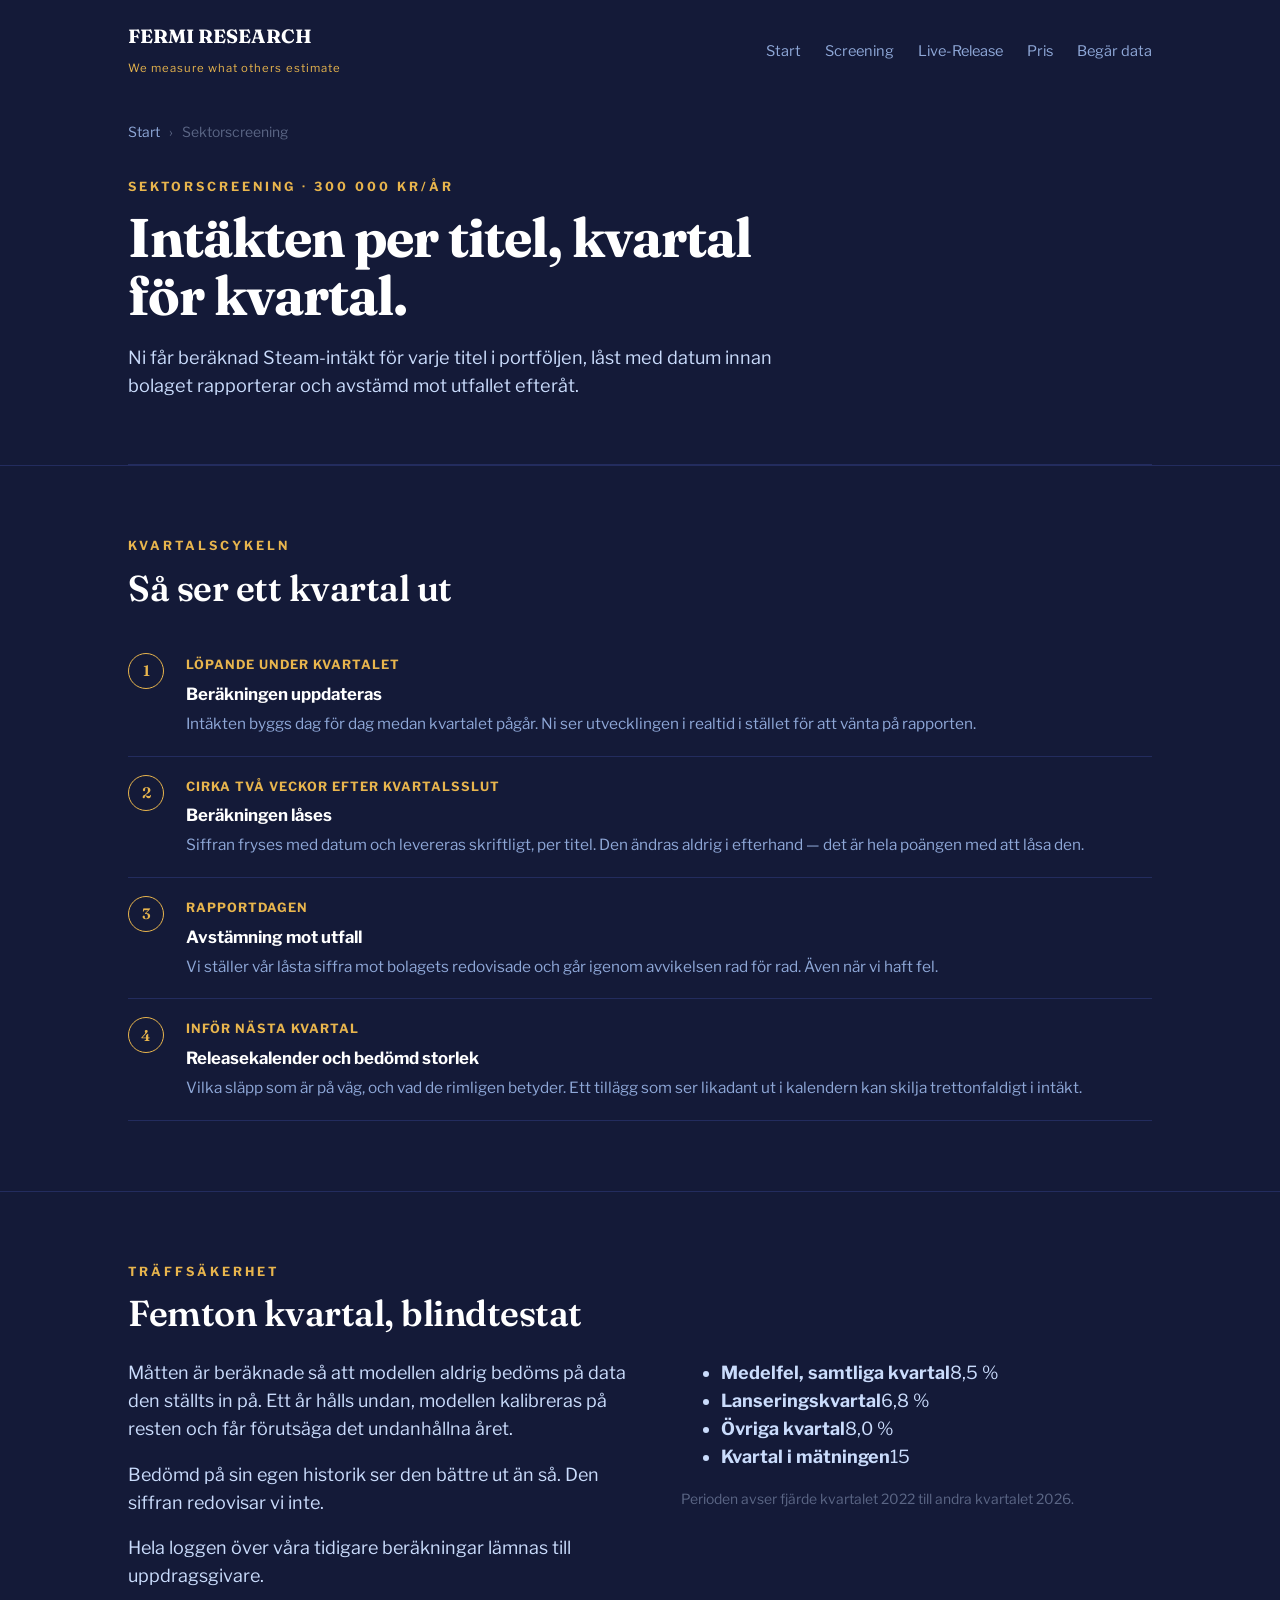
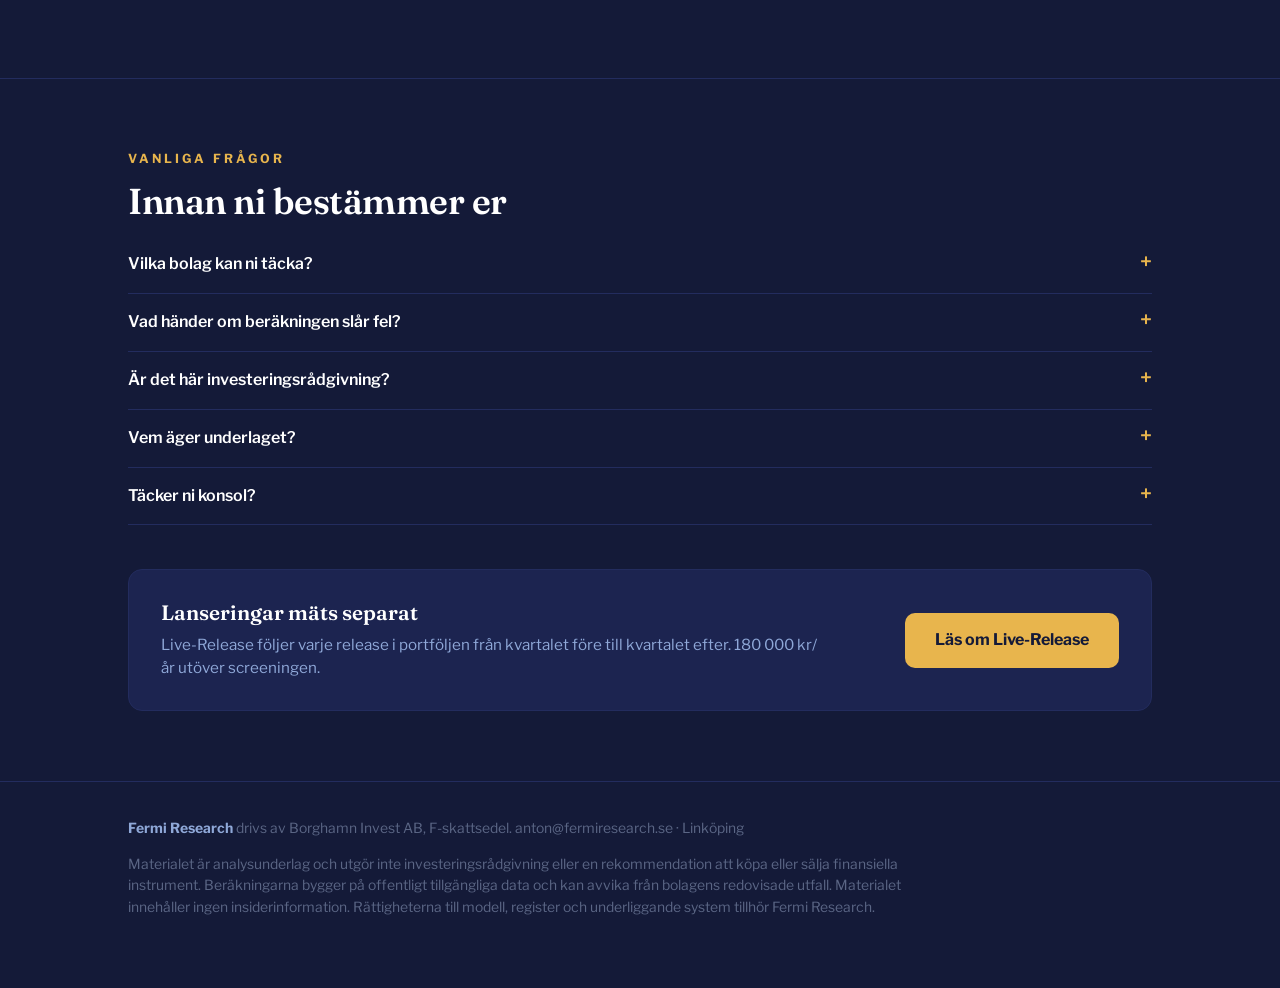
<file: screening.html>
<!DOCTYPE html>
<html lang="sv">
<head>
<meta charset="utf-8">
<meta name="viewport" content="width=device-width, initial-scale=1">
<title>Sektorscreening — Fermi Research</title>
<meta name="description" content="Intäkt per titel och kvartal, låst före rapport och avstämt mot utfall.">
<link rel="preconnect" href="https://fonts.googleapis.com">
<link rel="preconnect" href="https://fonts.gstatic.com" crossorigin>
<link href="https://fonts.googleapis.com/css2?family=Fraunces:opsz,wght@9..144,400;9..144,600;9..144,700&family=Libre+Franklin:wght@400;600;700&display=swap" rel="stylesheet">
<link rel="stylesheet" href="/style.css">
</head>
<body>
<div class="skal">
 <div class="topp">
  <div class="logo"><a href="/" style="text-decoration:none"><b>FERMI RESEARCH</b></a><i>We measure what others estimate</i></div>
  <nav><a href="/">Start</a><a href="/screening">Screening</a>
   <a href="/live-release">Live-Release</a><a href="/#pris">Pris</a>
   <a href="/#forfragan">Begär data</a></nav>
 </div>
 <div class="brod"><a href="/">Start</a> <span>›</span> <span>Sektorscreening</span></div>
</div>

<div class="skal">
 <div class="sidhuvud">
  <div class="kicker">Sektorscreening · 300 000 kr/år</div>
  <h1>Intäkten per titel, kvartal för kvartal.</h1>
  <p>Ni får beräknad Steam-intäkt för varje titel i portföljen, låst med datum
  innan bolaget rapporterar och avstämd mot utfallet efteråt.</p>
 </div>
</div>

<section>
 <div class="skal">
  <div class="kicker">Kvartalscykeln</div>
  <h2>Så ser ett kvartal ut</h2>
  <ol class="steg">
   <li><span class="nar">Löpande under kvartalet</span>
    <b>Beräkningen uppdateras</b>
    <p>Intäkten byggs dag för dag medan kvartalet pågår. Ni ser utvecklingen
    i realtid i stället för att vänta på rapporten.</p></li>
   <li><span class="nar">Cirka två veckor efter kvartalsslut</span>
    <b>Beräkningen låses</b>
    <p>Siffran fryses med datum och levereras skriftligt, per titel. Den ändras
    aldrig i efterhand — det är hela poängen med att låsa den.</p></li>
   <li><span class="nar">Rapportdagen</span>
    <b>Avstämning mot utfall</b>
    <p>Vi ställer vår låsta siffra mot bolagets redovisade och går igenom
    avvikelsen rad för rad. Även när vi haft fel.</p></li>
   <li><span class="nar">Inför nästa kvartal</span>
    <b>Releasekalender och bedömd storlek</b>
    <p>Vilka släpp som är på väg, och vad de rimligen betyder. Ett tillägg som
    ser likadant ut i kalendern kan skilja trettonfaldigt i intäkt.</p></li>
  </ol>
 </div>
</section>

<section>
 <div class="skal">
  <div class="kicker">Träffsäkerhet</div>
  <h2>Femton kvartal, blindtestat</h2>
  <div class="tvakol" style="margin-top:24px">
   <div>
    <p>Måtten är beräknade så att modellen aldrig bedöms på data den ställts in
    på. Ett år hålls undan, modellen kalibreras på resten och får förutsäga det
    undanhållna året.</p>
    <p>Bedömd på sin egen historik ser den bättre ut än så. Den siffran redovisar
    vi inte.</p>
    <p>Hela loggen över våra tidigare beräkningar lämnas till uppdragsgivare.</p>
   </div>
   <div>
    <ul class="lista" style="margin-top:0">
     <li><b>Medelfel, samtliga kvartal</b><span class="guld num">8,5 %</span></li>
     <li><b>Lanseringskvartal</b><span class="guld num">6,8 %</span></li>
     <li><b>Övriga kvartal</b><span class="guld num">8,0 %</span></li>
     <li><b>Kvartal i mätningen</b><span class="num">15</span></li>
    </ul>
    <p style="font-size:.87rem;color:var(--sot);margin-top:18px">Perioden avser
    fjärde kvartalet 2022 till andra kvartalet 2026.</p>
   </div>
  </div>
 </div>
</section>

<section>
 <div class="skal">
  <div class="kicker">Vanliga frågor</div>
  <h2>Innan ni bestämmer er</h2>
  <div class="faq">
   <details><summary>Vilka bolag kan ni täcka?</summary>
    <p>Varje utgivare där Steam är den dominerande kanalen. Paradox Interactive
    är bevakat idag. Coffee Stain, Creepy Jar, Snail Games och CD Projekt är
    validerade mot bolagens egna redovisade siffror. Ytterligare bolag byggs upp
    som del av ett uppdrag, med historik bakåt så att första kvartalet inte står
    utan jämförelse.</p></details>
   <details><summary>Vad händer om beräkningen slår fel?</summary>
    <p>Den redovisas ändå. Avstämningen görs rad för rad efter varje rapport och
    loggen lämnas i sin helhet. En leverantör som bara visar sina träffar är inte
    granskningsbar.</p></details>
   <details><summary>Är det här investeringsrådgivning?</summary>
    <p>Nej. Vi beräknar bolagens försäljning. Vad ni gör med informationen är er
    sak, och vi lämnar inga rekommendationer om köp eller försäljning.</p></details>
   <details><summary>Vem äger underlaget?</summary>
    <p>Rättigheterna till modell, kod och register ligger kvar hos Fermi Research.
    Uppdragsgivaren licensierar leveranserna under avtalstiden.</p></details>
   <details><summary>Täcker ni konsol?</summary>
    <p>Konsolintäkter läggs till under första kvartalet 2027 och ingår då i
    mandatet. Fram till dess avser beräkningen Steam, som är den dominerande
    kanalen för de utgivare vi följer.</p></details>
  </div>

  <div class="cta">
   <div><h3>Lanseringar mäts separat</h3>
    <p>Live-Release följer varje release i portföljen från kvartalet före till
    kvartalet efter. 180 000 kr/år utöver screeningen.</p></div>
   <a href="/live-release" class="knapp">Läs om Live-Release</a>
  </div>
 </div>
</section>

<footer>
 <div class="skal">
  <p><b style="color:var(--dim)">Fermi Research</b> drivs av Borghamn Invest AB,
  F-skattsedel. anton@fermiresearch.se · Linköping</p>
  <p style="margin-top:14px">Materialet är analysunderlag och utgör inte
  investeringsrådgivning eller en rekommendation att köpa eller sälja finansiella
  instrument. Beräkningarna bygger på offentligt tillgängliga data och kan avvika
  från bolagens redovisade utfall. Materialet innehåller ingen insiderinformation.
  Rättigheterna till modell, register och underliggande system tillhör Fermi Research.</p>
 </div>
</footer>
</body>
</html>
</file>
<file: style.css>
:root{--bg:#141A38;--card:#1C2450;--navy:#232C5E;--linje:#2C3568;--ice:#CADCFC;
 --dim:#8FA8D8;--sot:#5B6685;--gold:#E8B54D;--gold-l:#F0C766;--gron:#6FCF97}
*{box-sizing:border-box}
body{margin:0;background:var(--bg);color:var(--ice);
 font:400 18px/1.55 "Libre Franklin",system-ui,sans-serif;-webkit-font-smoothing:antialiased}
h1,h2,h3{font-family:Fraunces,Georgia,serif;margin:0;color:#fff}
h1{font-weight:700;font-size:clamp(2.2rem,4.8vw,3.4rem);line-height:1.08;letter-spacing:-1px}
h2{font-weight:600;font-size:clamp(1.6rem,3.2vw,2.25rem);line-height:1.16;letter-spacing:-.5px}
h3{font-weight:600;font-size:1.3rem;line-height:1.28}
p{margin:0 0 1em;max-width:66ch}
a{color:#fff}
:focus-visible{outline:2px solid var(--gold);outline-offset:3px}
.num{font-variant-numeric:tabular-nums}
.skal{max-width:1080px;margin:0 auto;padding:0 28px}
section{padding:70px 0;border-top:1px solid var(--navy)}
.kicker{color:var(--gold);font-size:.78rem;font-weight:700;letter-spacing:3px;
 text-transform:uppercase;margin-bottom:12px}
.kort{background:var(--card);border:1px solid var(--navy);border-radius:14px;padding:26px}

.topp{display:flex;justify-content:space-between;align-items:center;gap:22px;
 padding:22px 0;flex-wrap:wrap}
.logo b{font-family:Fraunces;font-weight:700;font-size:1.2rem;color:#fff;display:block}
.logo i{font-style:normal;font-size:.71rem;color:var(--gold);letter-spacing:.09em}
.topp nav{display:flex;gap:24px;font-size:.91rem;flex-wrap:wrap}
.topp nav a{text-decoration:none;color:var(--dim)}
.topp nav a:hover{color:var(--gold)}

header.hero{background:linear-gradient(160deg,#101635 0%,var(--bg) 72%);
 padding:72px 0 60px;border-bottom:1px solid var(--navy)}
.hero h1{max-width:17ch;margin-bottom:20px}
.hero p.ing{font-size:1.2rem;max-width:42ch;margin-bottom:30px}
.knapp{display:inline-block;background:var(--gold);color:#141A38;font-weight:700;
 font-size:1rem;padding:15px 30px;border-radius:10px;text-decoration:none}
.knapp:hover{background:var(--gold-l)}
.proof{margin-top:26px;font-size:.92rem;color:var(--dim)}

/* flikar */
.flikar{display:flex;gap:4px;margin-top:30px;border-bottom:1px solid var(--navy);
 flex-wrap:wrap}
.flik{background:none;border:0;border-bottom:2px solid transparent;color:var(--dim);
 font:600 .97rem/1 "Libre Franklin";padding:14px 20px;cursor:pointer;
 border-radius:8px 8px 0 0}
.flik:hover{color:var(--ice)}
.flik[aria-selected="true"]{color:#fff;border-bottom-color:var(--gold);
 background:rgba(232,181,77,.07)}
.blad{display:none;padding-top:26px}
.blad.pa{display:block}

.graflada svg{width:100%;display:block;overflow:visible}
.legend{display:flex;gap:24px;padding:12px 4px 0;font-size:.85rem;color:var(--dim);flex-wrap:wrap}
.legend i{display:inline-block;width:13px;height:13px;border-radius:3px;margin-right:7px;
 vertical-align:-2px;font-style:normal}

/* topplista med lasta rader */
.rank{list-style:none;padding:0;margin:0}
.rank li{display:grid;grid-template-columns:26px 1fr 96px 104px;gap:16px;
 align-items:center;padding:13px 0;border-bottom:1px solid var(--navy)}
.rank .pos{color:var(--sot);font-size:.86rem;text-align:right}
.rank .titel{color:#fff;font-weight:600;font-size:1rem}
.rank .titel small{display:block;color:var(--sot);font-weight:400;font-size:.79rem;
 margin-top:2px}
.rank .bar{height:8px;background:var(--navy);border-radius:4px;overflow:hidden}
.rank .bar span{display:block;height:100%;background:var(--ice);border-radius:4px}
.rank li.last .bar span{background:var(--navy)}
.rank .bel{font-family:Fraunces;font-weight:600;font-size:1.05rem;color:#fff;
 text-align:right}
.rank li.last .bel{color:var(--sot);filter:blur(4.5px);user-select:none}
.rank li.last .titel{color:var(--dim)}
.lasrad{display:flex;align-items:center;gap:12px;padding:20px 0 0;color:var(--dim);
 font-size:.92rem}
.lasrad a{color:var(--gold);font-weight:600}

/* Live-Release-panel */
.panel-topp{display:flex;justify-content:space-between;align-items:center;gap:12px;
 padding-bottom:16px;border-bottom:1px solid var(--navy);margin-bottom:18px}
.panel-titel{font-family:Fraunces;font-weight:600;font-size:1.1rem;color:#fff}
.puls{display:inline-flex;align-items:center;gap:8px;color:var(--gold);font-size:.76rem;
 font-weight:700;letter-spacing:1px;text-transform:uppercase}
.prick{width:7px;height:7px;border-radius:50%;background:var(--gold)}
@media (prefers-reduced-motion:no-preference){
 .prick{animation:blink 2.6s ease-in-out infinite}
 @keyframes blink{0%,100%{opacity:1}50%{opacity:.22}}}
.ned{display:flex;align-items:baseline;gap:14px;margin-bottom:6px}
.ned .stor{font-family:Fraunces;font-weight:700;font-size:2.9rem;line-height:1;
 color:var(--gold-l)}
.ned .etikett{color:var(--dim);font-size:.9rem}
.graf svg{width:100%;height:120px;display:block}
.graf figcaption{color:var(--dim);font-size:.83rem;margin-top:10px;max-width:46ch}
.panel-fot{padding-top:14px;margin-top:14px;border-top:1px solid var(--navy);
 color:var(--sot);font-size:.79rem}

/* tackning */
.bolag{display:grid;grid-template-columns:repeat(auto-fill,minmax(178px,1fr));gap:12px;
 margin-top:24px}
.bolag div{border:1px solid var(--navy);border-radius:10px;padding:14px 16px;
 background:rgba(255,255,255,.02)}
.bolag b{display:block;color:#fff;font-size:.97rem;font-weight:600}
.bolag span{display:block;color:var(--sot);font-size:.79rem;margin-top:3px}
.bolag div.aktiv{border-color:var(--gold)}
.bolag div.aktiv b::after{content:"Bevakas";font-size:.63rem;font-weight:700;
 color:#141A38;background:var(--gold);padding:2px 6px;margin-left:8px;vertical-align:2px}

.falt{display:block;margin-bottom:16px}
.falt .lbl{font-size:.78rem;font-weight:700;letter-spacing:1px;text-transform:uppercase;
 color:var(--dim);margin-bottom:7px}
.falt select,.falt input,.falt textarea{width:100%;background:#101635;color:var(--ice);
 border:1px solid var(--navy);border-radius:9px;padding:13px 14px;font-size:1rem;
 font-family:inherit}
.falt textarea{min-height:88px;resize:vertical}
.skickaknapp{background:var(--gold);color:#141A38;border:none;font-weight:700;
 font-size:1rem;padding:14px 28px;border-radius:10px;cursor:pointer;font-family:inherit}
.skickaknapp:hover{background:var(--gold-l)}

.moduler{display:grid;grid-template-columns:repeat(2,1fr);gap:0 46px}
.modul{padding:24px 0;border-top:1px solid var(--navy)}
.modul:nth-child(-n+2){border-top:0;padding-top:6px}
.modul-topp{display:flex;justify-content:space-between;align-items:baseline;gap:16px}
.modul h3{font-size:1.14rem}
.pris{font-family:Fraunces;font-weight:700;font-size:1.03rem;color:var(--gold);
 white-space:nowrap}
.modul p{font-size:.94rem;color:var(--dim);margin:8px 0 0}
.modul summary{list-style:none;cursor:pointer}
.modul summary::-webkit-details-marker{display:none}
.modul summary::after{content:"Vad ingår →";display:inline-block;margin-top:12px;
 color:var(--gold);font-size:.86rem;font-weight:600}
.modul[open] summary::after{content:"Dölj ↑"}
.modul .inne{padding-top:16px;margin-top:16px;border-top:1px solid var(--navy)}
.modul .inne b{display:block;color:#fff;font-size:.83rem;font-weight:700;
 letter-spacing:1px;text-transform:uppercase;margin:0 0 9px}
.modul .inne b+p{margin-top:0}
.modul .inne ul{margin:0 0 20px;padding-left:19px;color:var(--dim);font-size:.94rem}
.modul .inne li{margin-bottom:6px}
.modul .inne p{color:var(--ice);font-size:.94rem;margin:0;max-width:none}
.rorlig{margin-top:34px;padding:22px 26px;background:var(--card);border-radius:14px;
 border-left:3px solid var(--gold)}
.rorlig p{font-size:.94rem;margin-bottom:.6em}
.rorlig p:last-child{margin-bottom:0}

.karta{display:grid;grid-template-columns:repeat(4,1fr);gap:24px;margin-top:26px}
.karta h4{font-family:Fraunces;font-weight:700;font-size:.92rem;color:var(--gold);margin:0 0 5px}
.karta b{display:block;color:#fff;font-size:1rem;margin-bottom:6px}
.karta p{font-size:.89rem;color:var(--dim);margin:0;max-width:none}
.karta .nu b::after{content:"Live";font-size:.65rem;font-weight:700;color:#141A38;
 background:var(--gold);padding:2px 7px;margin-left:9px;vertical-align:2px}

footer{border-top:1px solid var(--navy);padding:36px 0 56px;color:var(--sot);font-size:.87rem}
footer p{max-width:80ch;color:var(--sot)}

@media (max-width:900px){
 .karta{grid-template-columns:repeat(2,1fr)}
 .moduler{grid-template-columns:1fr}
 .modul:nth-child(2){border-top:1px solid var(--navy);padding-top:24px}
 section{padding:52px 0}
 .rank li{grid-template-columns:22px 1fr 84px}
 .rank .bar{display:none}}
@media (max-width:900px){.brevgrid{grid-template-columns:1fr!important;gap:32px!important}}
@media (max-width:620px){.karta{grid-template-columns:1fr}}

/* ---- undersidor ---- */
.brod{display:flex;gap:9px;align-items:center;padding:20px 0 0;font-size:.87rem;
 color:var(--sot)}
.brod a{color:var(--dim);text-decoration:none}
.brod a:hover{color:var(--gold)}
.sidhuvud{padding:34px 0 46px;border-bottom:1px solid var(--navy)}
.sidhuvud h1{max-width:19ch;margin-bottom:18px}
.sidhuvud p{font-size:1.13rem;max-width:56ch}
.steg{list-style:none;padding:0;margin:26px 0 0;counter-reset:s}
.steg li{counter-increment:s;padding:20px 0 20px 58px;position:relative;
 border-bottom:1px solid var(--navy)}
.steg li::before{content:counter(s);position:absolute;left:0;top:18px;width:34px;
 height:34px;border:1px solid var(--gold);color:var(--gold);border-radius:50%;
 display:grid;place-items:center;font-family:Fraunces;font-weight:600;font-size:.95rem}
.steg b{display:block;color:#fff;font-size:1.05rem;margin-bottom:5px}
.steg p{margin:0;font-size:.96rem;color:var(--dim);max-width:none}
.steg .nar{display:block;color:var(--gold);font-size:.79rem;font-weight:700;
 letter-spacing:1px;text-transform:uppercase;margin-bottom:6px}
.tvakol{display:grid;grid-template-columns:1.03fr .97fr;gap:52px;align-items:start}
.faq{margin-top:14px}
.faq details{border-bottom:1px solid var(--navy);padding:16px 0}
.faq summary{cursor:pointer;list-style:none;color:#fff;font-weight:600;font-size:1rem}
.faq summary::-webkit-details-marker{display:none}
.faq summary::after{content:"+";float:right;color:var(--gold);font-size:1.3rem;
 line-height:1}
.faq details[open] summary::after{content:"–"}
.faq p{margin:11px 0 0;font-size:.95rem;color:var(--dim)}
.cta{margin-top:44px;padding:30px 32px;background:var(--card);border-radius:14px;
 border:1px solid var(--navy);display:flex;justify-content:space-between;
 align-items:center;gap:26px;flex-wrap:wrap}
.cta h3{margin-bottom:6px}
.cta p{margin:0;color:var(--dim);font-size:.95rem}
@media (max-width:860px){.tvakol{grid-template-columns:1fr;gap:38px}}
</file>
